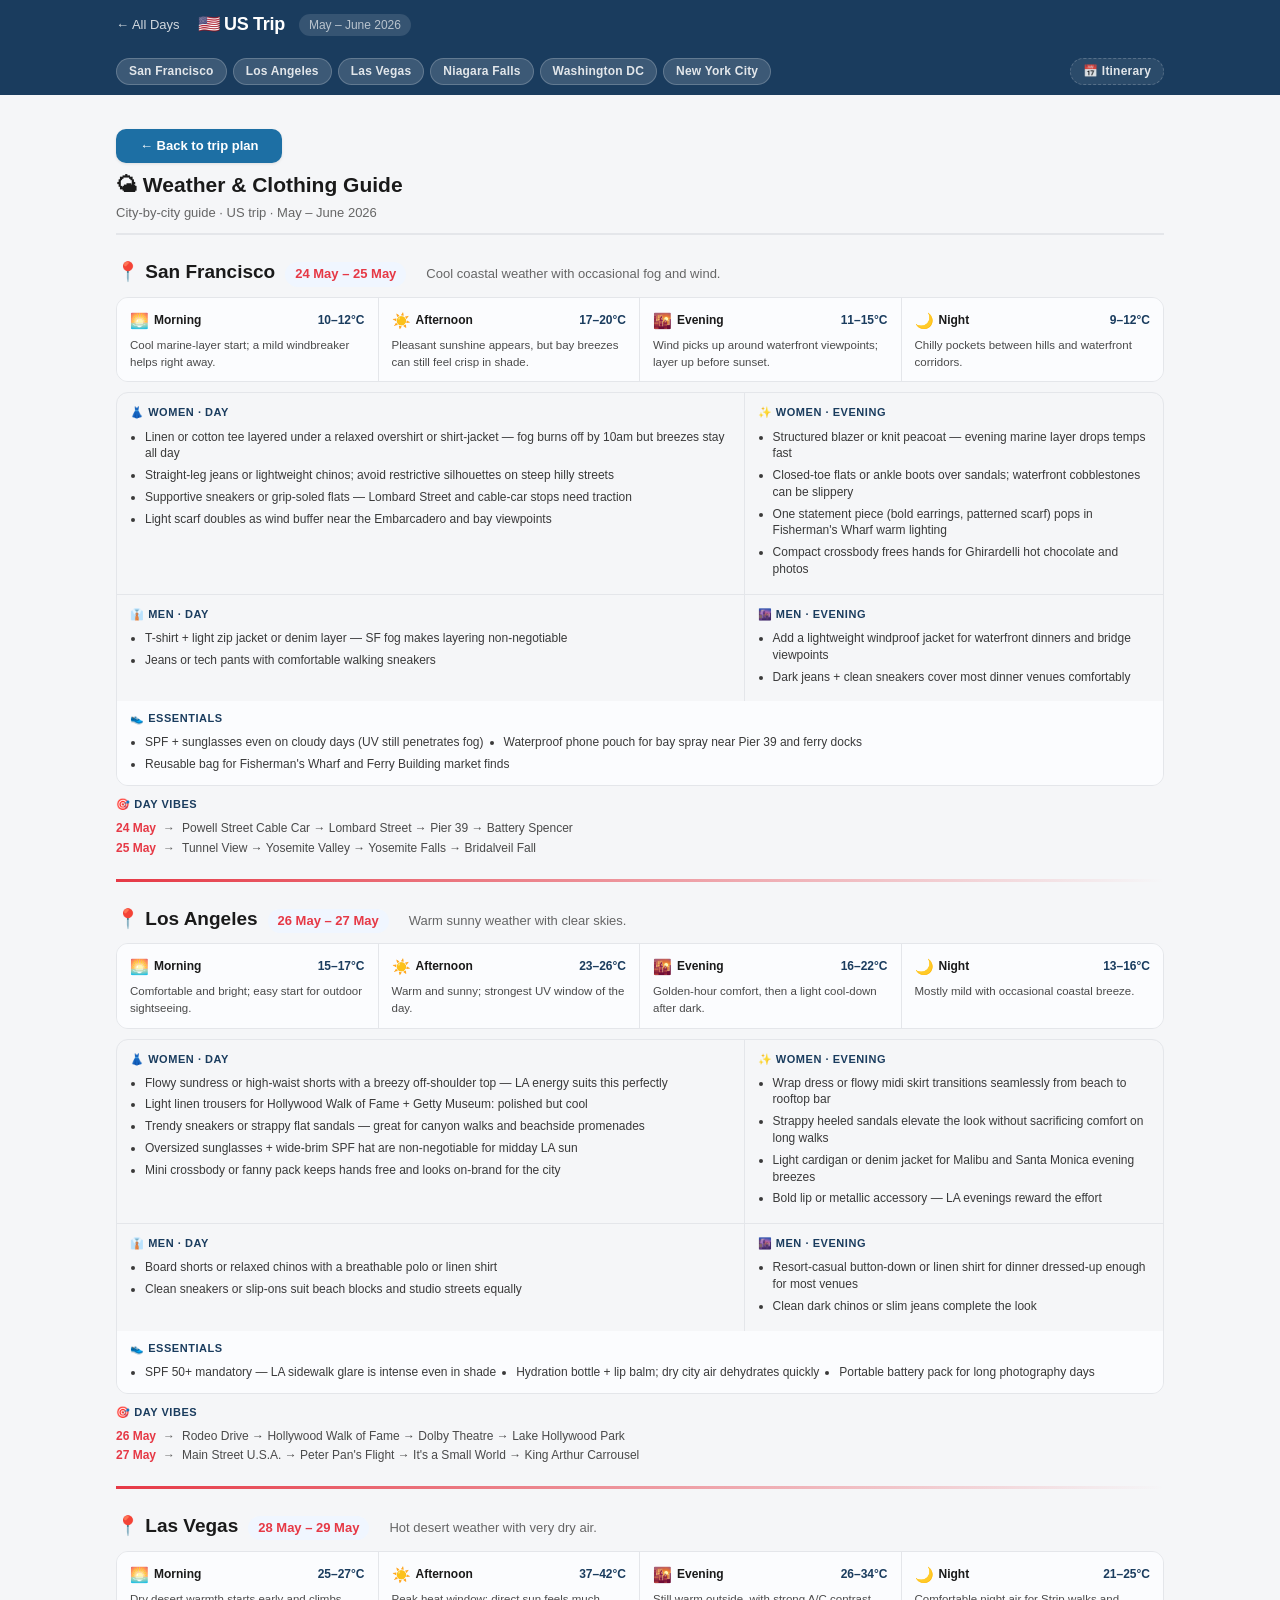
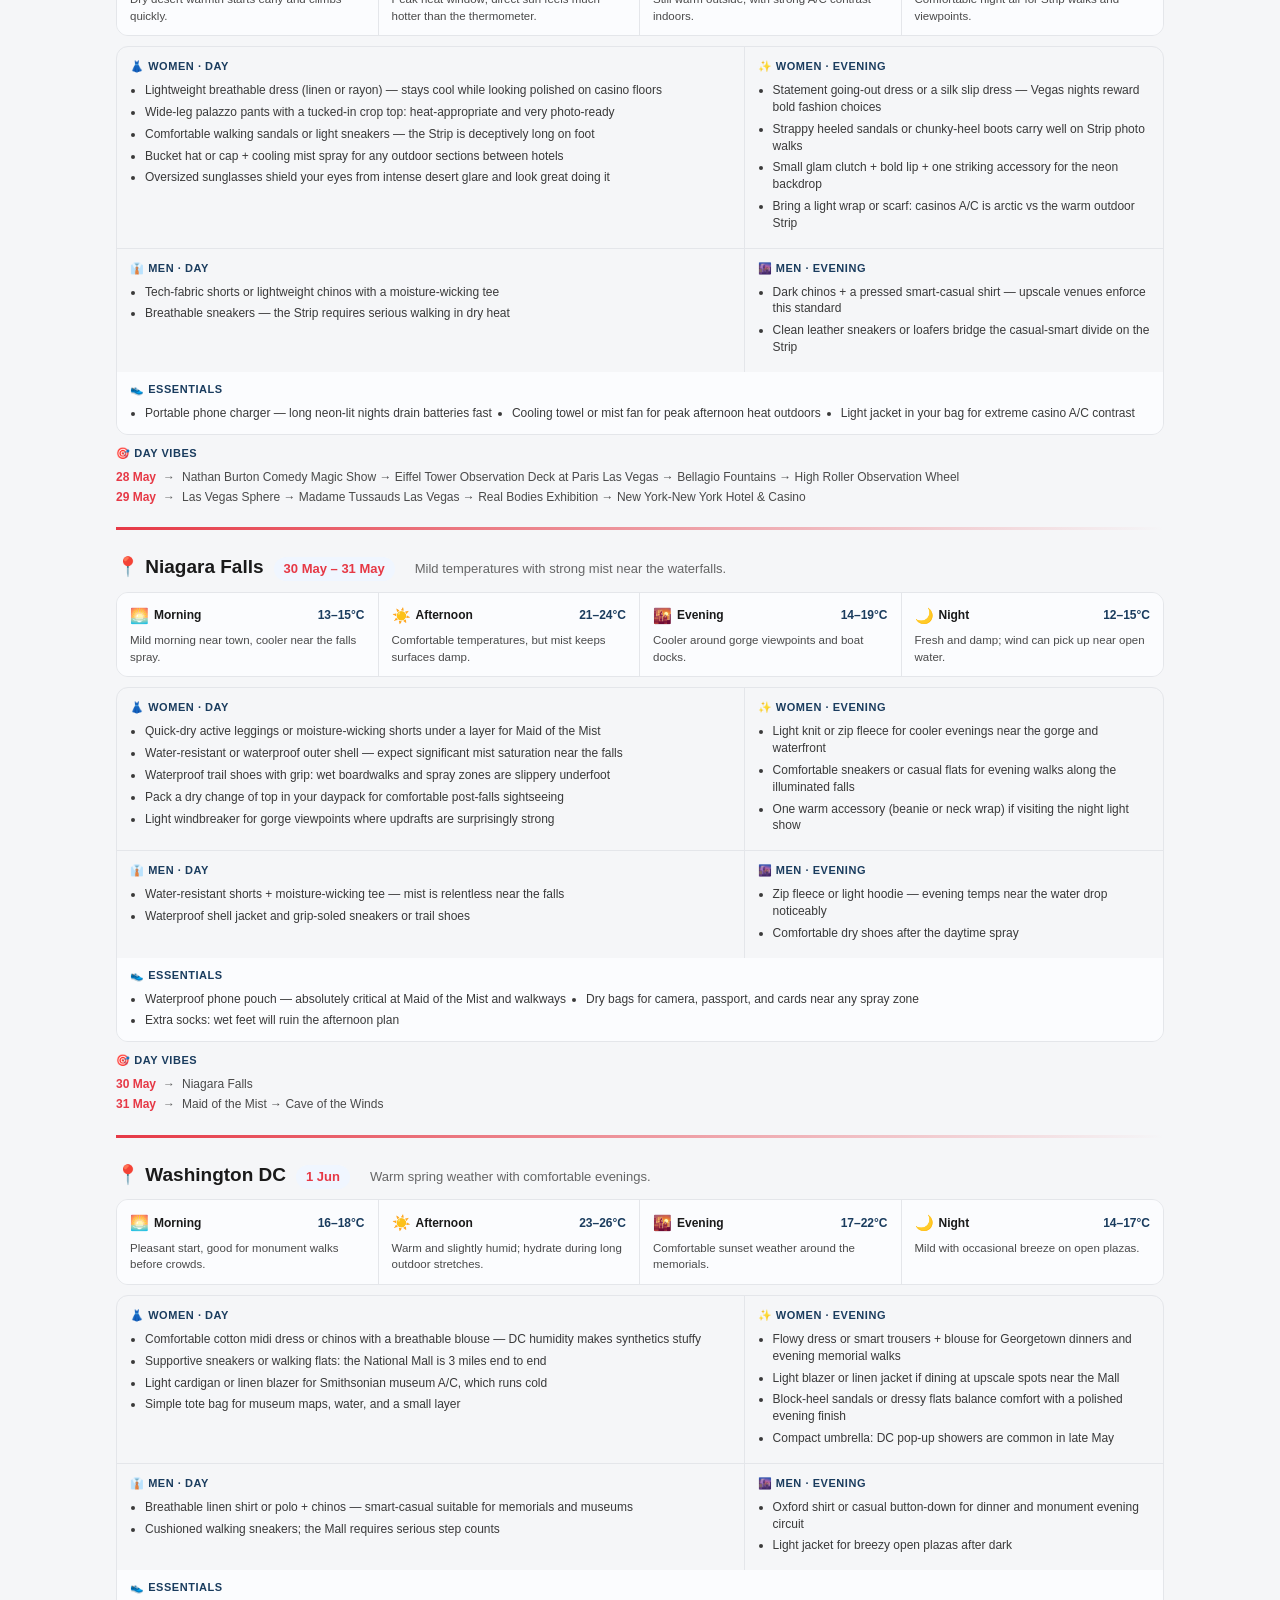
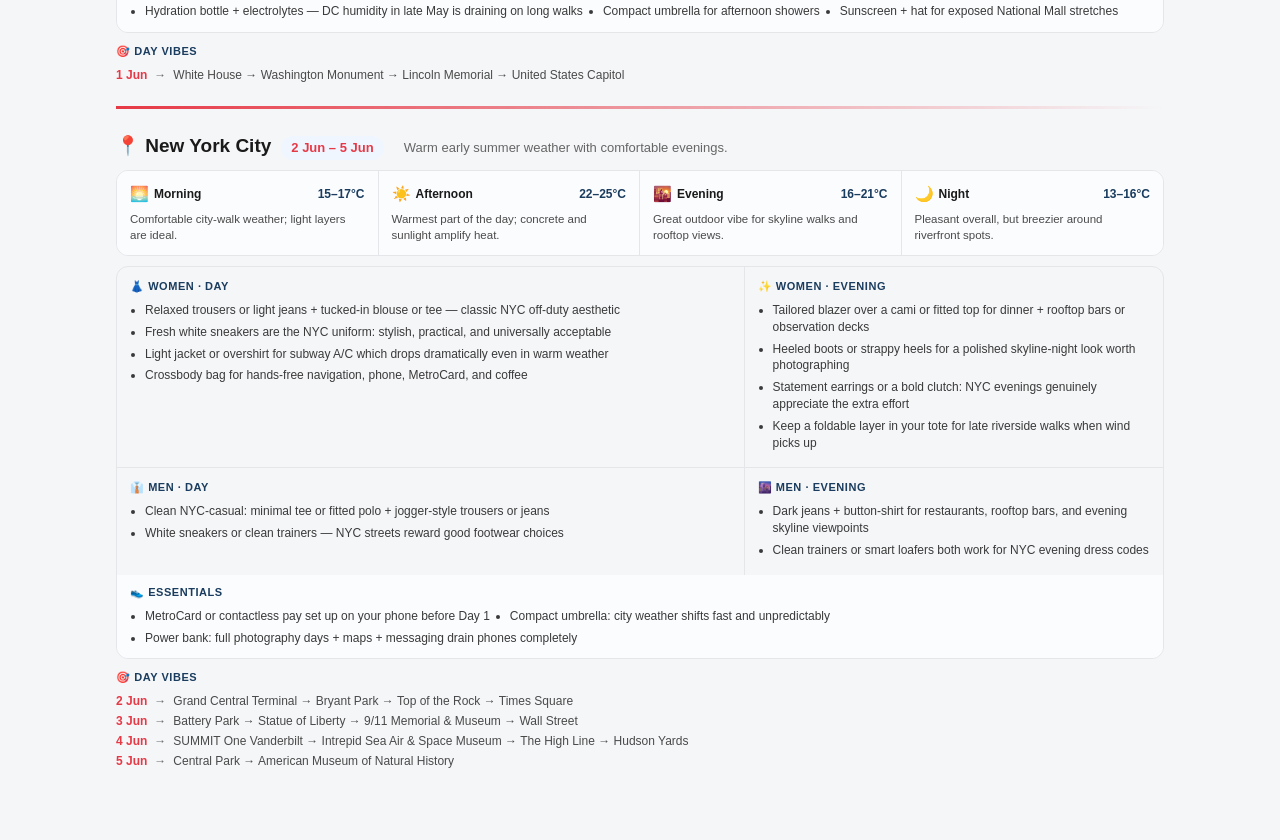
<file: pages/weather.html>
<!doctype html>
<html lang="en">
<head>
  <meta charset="utf-8" />
  <meta name="viewport" content="width=device-width,initial-scale=1" />
  <meta http-equiv="Cache-Control" content="no-cache, no-store, must-revalidate" />
  <meta http-equiv="Pragma" content="no-cache" />
  <meta http-equiv="Expires" content="0" />
  <title>Weather + Outfit Plan — US Trip</title>
  <link rel="stylesheet" href="../styles/styles.css?v=51">
</head>
<body>

  <header class="site-header">
    <div class="inner">
      <div class="brand">
        <a href="../index.html" class="brand-back">← All Days</a>
        <span class="brand-title">🇺🇸 US Trip</span>
        <span class="brand-dates">May – June 2026</span>
      </div>
      <nav id="cityNav" class="city-nav"></nav>
    </div>
  </header>

  <main class="container">
    <div id="weather-detail" class="weather-detail-page"></div>
  </main>

  <script src="../scripts/app.js?v=51"></script>
</body>
</html>
</file>
<file: styles/styles.css>
/* ── Reset & Base ── */
*, *::before, *::after { box-sizing: border-box; margin: 0; padding: 0; }
body {
  font-family: Inter, -apple-system, BlinkMacSystemFont, 'Segoe UI', Roboto, sans-serif;
  background: #f5f6f8;
  color: #1a1a1a;
  line-height: 1.55;
}
a { color: inherit; text-decoration: none; }
img { display: block; }

/* ── Variables ── */
:root {
  --accent:   #e63946;
  --blue:     #1d6fa4;
  --green:    #2a9d5c;
  --gold:     #e9a825;
  --purple:   #7c5cbf;
  --muted:    #666;
  --border:   #e4e6ea;
  --card-bg:  #fff;
  --max-w:    1080px;
  --radius:   10px;
}

/* ── Utilities ── */
.muted  { color: var(--muted); font-size: 13px; }
.hidden { display: none !important; }
.container { max-width: var(--max-w); margin: 0 auto; padding: 20px 16px 48px; }

/* ══════════════════════════════════════════════
   HEADER
══════════════════════════════════════════════ */
.site-header {
  background: #1a3c5e;
  border-bottom: none;
  position: relative;
  z-index: 10;
}
.site-header .inner {
  max-width: var(--max-w);
  margin: 0 auto;
  padding: 0 16px;
}
.brand {
  display: flex;
  align-items: center;
  gap: 14px;
  height: 50px;
}
.brand-title {
  font-size: 18px;
  font-weight: 700;
  letter-spacing: -0.3px;
  color: #fff;
}
.brand-dates {
  font-size: 12px;
  color: rgba(255,255,255,.65);
  background: rgba(255,255,255,.12);
  padding: 2px 10px;
  border-radius: 20px;
}
.brand-back {
  font-size: 13px;
  color: rgba(255,255,255,.80);
  margin-right: 4px;
}
.brand-back:hover { color: #fff; text-decoration: underline; }

/* City name pills row */
.city-nav {
  display: flex;
  gap: 6px;
  padding: 8px 0 10px;
  flex-wrap: wrap;
}
.city-pill {
  font-size: 12px;
  font-weight: 600;
  color: rgba(255,255,255,.85);
  background: rgba(255,255,255,.15);
  border: 1px solid rgba(255,255,255,.20);
  padding: 3px 12px;
  border-radius: 20px;
  letter-spacing: .2px;
  white-space: nowrap;
  cursor: pointer;
  transition: background .15s;
}
.city-pill:hover { background: rgba(255,255,255,.28); color: #fff; }

/* ══════════════════════════════════════════════
   SECTION HEADINGS
══════════════════════════════════════════════ */
.section { margin-bottom: 40px; }
.section-title {
  font-size: 20px;
  font-weight: 700;
  margin-bottom: 16px;
  padding-bottom: 8px;
  border-bottom: 2px solid var(--border);
}

/* ══════════════════════════════════════════════
   CITIES GRID (index)
══════════════════════════════════════════════ */
.cities-grid {
  display: grid;
  grid-template-columns: repeat(auto-fill, minmax(240px, 1fr));
  gap: 16px;
}
.city-card {
  background: var(--card-bg);
  border-radius: var(--radius);
  overflow: hidden;
  box-shadow: 0 1px 4px rgba(0,0,0,.07);
  transition: transform .15s, box-shadow .15s;
}
.city-card:hover { transform: translateY(-2px); box-shadow: 0 4px 14px rgba(0,0,0,.12); }
.city-card-img-wrap { height: 170px; overflow: hidden; cursor: zoom-in; }
.city-card-img { width: 100%; height: 100%; object-fit: cover; transition: transform .3s; }
.city-card-img-wrap:hover .city-card-img { transform: scale(1.04); }
.city-card-body { padding: 14px; }
.city-card-body h3 { font-size: 16px; font-weight: 600; margin-bottom: 4px; }
.city-card-body .muted { margin-bottom: 8px; line-height: 1.4; }
.city-weather { font-size: 12px; color: var(--muted); }

/* ══════════════════════════════════════════════
   DAYS LIST (index)
══════════════════════════════════════════════ */
.days-list { display: flex; flex-direction: column; gap: 8px; }
.day-card {
  display: flex;
  align-items: center;
  gap: 14px;
  background: var(--card-bg);
  border-radius: var(--radius);
  padding: 14px 16px;
  box-shadow: 0 1px 3px rgba(0,0,0,.06);
  transition: background .12s, box-shadow .12s;
  cursor: pointer;
}
.day-card:hover { background: #f7faff; box-shadow: 0 2px 10px rgba(0,0,0,.1); }
.day-card-left { min-width: 56px; text-align: center; }
.day-badge {
  display: inline-block;
  background: var(--accent);
  color: #fff;
  font-size: 12px;
  font-weight: 600;
  padding: 4px 8px;
  border-radius: 6px;
  white-space: nowrap;
}
.day-card-body { flex: 1; }
.day-card-city { font-size: 11px; text-transform: uppercase; letter-spacing: .6px; color: var(--muted); margin-bottom: 2px; }
.day-card-title { font-size: 15px; font-weight: 600; }
.day-card-count { margin-top: 2px; }
.day-card-arrow { font-size: 22px; color: #ccc; }

/* ══════════════════════════════════════════════
   CITY HERO (day page) — full-width spotlight
══════════════════════════════════════════════ */
.city-hero {
  width: 100%;
  height: 460px;
  background-size: cover;
  background-position: center;
  background-repeat: no-repeat;
  position: relative;
}
.city-hero-overlay {
  position: absolute;
  inset: 0;
  background: linear-gradient(to top, rgba(0,0,0,.75) 0%, rgba(0,0,0,.10) 55%, transparent 100%);
  display: flex;
  align-items: flex-end;
}
.city-hero-content {
  max-width: var(--max-w);
  width: 100%;
  margin: 0 auto;
  padding: 24px 20px;
  color: #fff;
}
.city-hero-name { font-size: 32px; font-weight: 800; margin-bottom: 4px; text-shadow: 0 1px 6px rgba(0,0,0,.5); }
.city-hero-why  { font-size: 14px; opacity: .88; margin-bottom: 8px; }
.city-hero-meta, .city-hero-clothing { font-size: 13px; opacity: .78; margin-bottom: 4px; }
.hero-zoom-btn { display: none; } /* removed — clicking the photo opens modal */

.hero-actions {
  margin-top: 10px;
  display: flex;
  flex-wrap: wrap;
  gap: 8px;
}

.hero-weather-btn {
  display: inline-block;
  text-decoration: none;
  background: rgba(255,255,255,.18);
  border: 1px solid rgba(255,255,255,.35);
  color: #fff;
  font-size: 12px;
  font-weight: 600;
  padding: 5px 14px;
  border-radius: 20px;
  cursor: pointer;
  backdrop-filter: blur(4px);
}
.hero-weather-btn:hover { background: rgba(255,255,255,.28); color: #fff; }

.hero-detail-link {
  display: inline-block;
  color: #fff;
  text-decoration: none;
  border-bottom: 1px dashed rgba(255,255,255,.55);
}
.hero-detail-link:hover { border-bottom-color: rgba(255,255,255,.9); }

/* ══════════════════════════════════════════════
   DAY HEADER (day page)
══════════════════════════════════════════════ */
.day-header { margin: 22px 0 10px; }
.day-header h2 { font-size: 22px; font-weight: 700; }
.day-date { font-size: 14px; color: var(--muted); margin-top: 3px; }

/* ══════════════════════════════════════════════
   DAY NAV (prev / next)
══════════════════════════════════════════════ */
.day-nav {
  display: flex;
  flex-direction: column;
  align-items: center;
  gap: 8px;
  margin: 8px 0 14px;
}
.day-nav-row {
  display: flex;
  justify-content: space-between;
  width: 100%;
  gap: 8px;
}
.day-nav-home {
  display: inline-flex;
  align-items: center;
  gap: 6px;
  padding: 7px 24px;
  background: var(--blue);
  color: #fff;
  border: none;
  border-radius: var(--radius);
  font-size: 13px;
  font-weight: 600;
  text-decoration: none;
  cursor: pointer;
  box-shadow: 0 1px 3px rgba(0,0,0,.1);
  transition: background .12s, box-shadow .12s;
}
.day-nav-home:hover { background: #1a3c5e; box-shadow: 0 2px 8px rgba(0,0,0,.18); }
.day-nav-btn {
  display: flex;
  align-items: center;
  gap: 4px;
  padding: 9px 16px;
  background: #fff;
  border: 1px solid var(--border);
  border-radius: var(--radius);
  font-size: 13px;
  font-weight: 600;
  color: #1a3c5e;
  box-shadow: 0 1px 3px rgba(0,0,0,.05);
  transition: background .12s, box-shadow .12s;
  max-width: 48%;
  overflow: hidden;
}
.day-nav-btn span {
  white-space: nowrap;
  overflow: hidden;
  text-overflow: ellipsis;
}
.day-nav-btn:hover { background: #f0f6ff; box-shadow: 0 2px 8px rgba(0,0,0,.1); }
.day-nav-btn.disabled { color: #bbb; pointer-events: none; border-color: #eee; }
.day-nav-next { margin-left: auto; text-align: right; }

/* ══════════════════════════════════════════════
   VIEW TOGGLE (index page)
══════════════════════════════════════════════ */
.view-toggle {
  display: flex;
  gap: 6px;
  margin-bottom: 20px;
}
.view-btn {
  font-size: 13px;
  font-weight: 600;
  padding: 6px 18px;
  border-radius: 20px;
  border: 1.5px solid var(--border);
  background: #fff;
  color: #555;
  cursor: pointer;
  transition: background .12s, color .12s, border-color .12s;
}
.view-btn:hover { background: #f0f6ff; border-color: #b5ccee; color: #1a3c5e; }
.view-btn.active { background: #1a3c5e; color: #fff; border-color: #1a3c5e; }

/* ══════════════════════════════════════════════
   CITY GROUPS + DAY TILES (overview grid)
══════════════════════════════════════════════ */
.overview-grid { display: flex; flex-direction: column; gap: 28px; }

.city-group-header {
  display: flex;
  align-items: baseline;
  gap: 10px;
  margin-bottom: 10px;
  padding-bottom: 7px;
  border-bottom: 2px solid var(--border);
}
.city-group-name {
  font-size: 17px;
  font-weight: 700;
  color: #1a1a1a;
}
.city-group-count {
  font-size: 12px;
  color: var(--muted);
  text-transform: uppercase;
  letter-spacing: .4px;
}

.day-tile-grid {
  display: grid;
  grid-template-columns: 1fr 1fr;
  gap: 12px;
}

.day-tile {
  position: relative;
  height: 130px;
  border-radius: var(--radius);
  overflow: hidden;
  display: flex;
  flex-direction: column;
  justify-content: flex-end;
  padding: 14px 16px;
  color: #fff;
  background: #1a3c5e;
  background-size: cover;
  background-position: center;
  text-decoration: none;
  transition: transform .15s, box-shadow .15s;
}
.day-tile:hover { transform: translateY(-2px); box-shadow: 0 6px 20px rgba(0,0,0,.18); }
.day-tile::before {
  content: '';
  position: absolute;
  inset: 0;
  background: linear-gradient(to top, rgba(0,0,0,.72) 0%, rgba(0,0,0,.22) 70%, transparent 100%);
  transition: background .15s;
}
.day-tile:hover::before { background: linear-gradient(to top, rgba(0,0,0,.80) 0%, rgba(0,0,0,.30) 70%, transparent 100%); }
.day-tile > * { position: relative; z-index: 1; }
.day-tile--full { grid-column: span 2; height: 100px; }

.day-tile-badge {
  font-size: 11px;
  font-weight: 700;
  background: rgba(255,255,255,.22);
  border: 1px solid rgba(255,255,255,.30);
  display: inline-block;
  padding: 2px 8px;
  border-radius: 12px;
  margin-bottom: 6px;
  width: fit-content;
  letter-spacing: .2px;
}
.day-tile-title {
  font-size: 14px;
  font-weight: 700;
  line-height: 1.3;
  margin-bottom: 3px;
}
.day-tile-count {
  font-size: 11px;
  opacity: .72;
}

/* pill variant for the day-itinerary nav button */
.city-pill--itinerary {
  background: rgba(255,255,255,.08);
  border-style: dashed;
  margin-left: auto;
}

@media (max-width: 640px) {
  .day-tile-grid { grid-template-columns: 1fr 1fr; gap: 8px; }
  .day-tile { height: 110px; padding: 10px 12px; }
  .day-tile--full { height: 80px; }
}

/* ══════════════════════════════════════════════
   ACTIVITY CARDS (day page)
══════════════════════════════════════════════ */
.activity-list { display: flex; flex-direction: column; gap: 10px; }

.activity-card {
  display: flex;
  align-items: flex-start;
  flex-wrap: wrap;
  gap: 12px;
  background: var(--card-bg);
  border-radius: var(--radius);
  padding: 14px 16px;
  box-shadow: 0 1px 3px rgba(0,0,0,.06);
  border-left: 4px solid transparent;
}

.ac-icon { font-size: 22px; flex-shrink: 0; margin-top: 1px; }
.ac-body { flex: 1; }
.ac-title { font-size: 15px; font-weight: 600; margin-bottom: 4px; }
.ac-sub   { font-size: 13px; color: var(--muted); margin-bottom: 2px; }
.ac-desc  { font-size: 13px; color: #444; margin-top: 6px; line-height: 1.45; }
.ac-booking {
  display: inline-block;
  margin-top: 6px;
  padding: 2px 8px;
  border-radius: 999px;
  font-size: 11px;
  font-weight: 700;
  color: #7a2d00;
  background: #fff4e8;
  border: 1px solid #ffd9bf;
}
.ac-tip   { font-size: 12px; color: var(--muted); margin-top: 6px; font-style: italic; }

/* Right column: duration only */
.ac-right {
  display: flex;
  flex-direction: column;
  align-items: center;
  gap: 6px;
  flex-shrink: 0;
  min-width: 300px;
}
.ac-duration { display: none; } /* now inline in title */
.ac-dur-inline {
  font-size: 12px;
  font-weight: 400;
  color: var(--muted);
  margin-left: 3px;
}

/* Venue photo thumbnail in activity card */
.venue-thumb {
  width: 300px;
  height: 300px;
  border-radius: 10px;
  background-size: cover;
  background-position: center;
  cursor: zoom-in;
  flex-shrink: 0;
  box-shadow: 0 2px 8px rgba(0,0,0,.18);
  transition: transform .15s, box-shadow .15s;
  background-color: #d0d8e4;
}
.venue-thumb:hover { transform: scale(1.02); box-shadow: 0 6px 18px rgba(0,0,0,.25); }

/* Description row — spans full width below icon/body/photo */
.ac-desc-row {
  flex: 0 0 100%;
  padding-left: calc(22px + 12px); /* align with body text (icon + gap) */
  margin-top: -4px;
  padding-bottom: 2px;
}

/* Map link inline in card body */
.map-link {
  display: inline-flex;
  align-items: center;
  gap: 4px;
  font-size: 12px;
  color: var(--blue);
  text-decoration: none;
  cursor: pointer;
  background: none;
  border: none;
  padding: 2px 0;
  margin-top: 4px;
  font-family: inherit;
}
.map-link:hover { text-decoration: underline; }

/* Flight tracker + hotel links */
.tracker-link, .hotel-link {
  display: inline-flex;
  align-items: center;
  gap: 4px;
  font-size: 12px;
  color: var(--blue);
  text-decoration: none;
  margin-top: 5px;
}
.tracker-link:hover, .hotel-link:hover { text-decoration: underline; }

/* Card accent colours by type */
.card-flight     { border-left-color: var(--blue); }
.card-travel     { border-left-color: #f59e0b; }
.card-train      { border-left-color: var(--purple); }
.card-hotel      { border-left-color: var(--green); }
.card-visit      { border-left-color: var(--gold); }
.card-experience { border-left-color: var(--accent); }
.card-note       { border-left-color: #f59e0b; background: #fffdf5; }

.flight-card {
  max-width: 520px;
  background: white;
  border-radius: 12px;
  padding: 10px;
  box-shadow: 0 4px 10px rgba(0,0,0,0.06);
  font-family: -apple-system, BlinkMacSystemFont, "SF Pro", sans-serif;
}
.flight-header {
  font-size: 16px;
  font-weight: 600;
  margin-bottom: 8px;
}
.flight-route {
  display: flex;
  justify-content: space-between;
  align-items: center;
  margin-bottom: 8px;
}
.airport { text-align: center; }
.code { font-size: 20px; font-weight: 600; }
.time { font-size: 14px; color: #666; }
.flight-line { flex: 1; text-align: center; color: #999; }
.aircraft { margin-top: 8px; color: #555; font-size: 13px; }
.flight-actions { margin-top: 10px; display: flex; gap: 8px; }
.flight-actions a {
  padding: 6px 10px;
  border-radius: 8px;
  background: #007aff;
  color: white;
  text-decoration: none;
  font-size: 13px;
}

/* Alternate flight card requested — larger top-of-day widget */
body { font-family: -apple-system, BlinkMacSystemFont, "SF Pro", sans-serif; }
.flight-card{
  max-width:520px;
  margin:12px auto;
  padding:10px;
  background:white;
  border-radius:12px;
  box-shadow:0 6px 14px rgba(0,0,0,0.05);
}
.flight-title{ font-size:16px; font-weight:600; margin-bottom:4px; }
.flight-subtitle{ color:#666; margin-bottom:8px; }
.route-map{ display:flex; align-items:center; justify-content:space-between; margin:10px 0; }
.airport{ text-align:center; }
.code{ font-size:16px; font-weight:700; }
.time{ font-size:12px; color:#777; }
.route-line{ flex:1; height:2px; background:#eee; position:relative; margin:0 8px; }
.plane{ position:absolute; top:50%; left:0; font-size:14px; transform: translateY(-50%); animation: fly 6s linear infinite; will-change: left, transform; }
@keyframes fly{ 0%{ left: 0; } 100%{ left: calc(100% - 1.2em); } }
.flight-meta{ color:#555; margin-top:6px; font-size:12px }
.flight-buttons{ margin-top:8px; display:flex; gap:8px; }
.flight-buttons a{ background:#007aff; color:white; padding:6px 10px; border-radius:8px; text-decoration:none; font-size:12px; }
.flight-tracker{ max-width:480px; margin:12px auto; border-radius:12px; overflow:hidden; box-shadow:0 6px 14px rgba(0,0,0,0.05); }

/* ══════════════════════════════════════════════
   COMMUTE STRIPS
══════════════════════════════════════════════ */
.commute-strip {
  display: flex;
  align-items: center;
  gap: 8px;
  padding: 5px 16px;
  margin: -4px 4px;
  font-size: 12px;
  color: var(--muted);
}
.commute-icon  { font-size: 15px; }
.commute-label { flex: 1; }
.commute-mode  { font-size: 12px; font-weight: 600; color: #1a3c5e; background: #f0f6ff; padding: 3px 8px; border-radius: 12px; border: 1px solid var(--border); margin-left: 6px; }
.commute-dur   { font-weight: 600; color: #888; }

/* ══════════════════════════════════════════════
   ACTIVITY FILTERS
══════════════════════════════════════════════ */
.activity-filters {
  display: flex;
  gap: 6px;
  flex-wrap: wrap;
  padding: 0 0 12px;
}
.filter-btn {
  font-size: 12px;
  font-weight: 600;
  padding: 5px 14px;
  border-radius: 20px;
  border: 1px solid var(--border);
  background: #fff;
  color: #555;
  cursor: pointer;
  transition: background .12s, color .12s, border-color .12s;
}
.filter-btn:hover { background: #f0f6ff; border-color: #b5ccee; color: #1a3c5e; }
.filter-btn.active { background: #1a3c5e; color: #fff; border-color: #1a3c5e; }

/* ══════════════════════════════════════════════
   MODALS
══════════════════════════════════════════════ */
.modal {
  position: fixed;
  inset: 0;
  z-index: 999;
  display: flex;
  align-items: center;
  justify-content: center;
}
.modal-backdrop {
  position: absolute;
  inset: 0;
  background: rgba(0,0,0,.60);
}
.modal-box {
  position: relative;
  background: #fff;
  border-radius: 12px;
  padding: 16px;
  max-width: 92vw;
  max-height: 90vh;
  overflow: auto;
  box-shadow: 0 16px 60px rgba(0,0,0,.3);
}
.modal-box img {
  max-width: min(780px, 90vw);
  max-height: 70vh;
  border-radius: 8px;
  object-fit: contain;
}
.modal-caption {
  margin-top: 10px;
  font-size: 14px;
  color: var(--muted);
  text-align: center;
}
.modal-close {
  position: absolute;
  top: 10px;
  right: 12px;
  background: #fff;
  border: 1px solid var(--border);
  border-radius: 6px;
  padding: 4px 10px;
  font-size: 14px;
  cursor: pointer;
  z-index: 1;
}
.modal-close:hover { background: #f5f6f8; }

/* Map modal is wider */
.map-modal-box { width: min(640px, 90vw); }
.map-venue-name { font-size: 15px; font-weight: 600; margin-bottom: 10px; }

/* ══════════════════════════════════════════════
   RESPONSIVE
══════════════════════════════════════════════ */
@media (max-width: 768px) {
  .city-hero { height: 360px; }
  .city-hero-name { font-size: 26px; }
}
@media (max-width: 640px) {
  .cities-grid { grid-template-columns: 1fr 1fr; }
  .city-hero { height: 300px; }
  .city-hero-name { font-size: 22px; }
  .city-hero-why { display: none; }
  .city-nav { gap: 4px; padding: 6px 0 8px; flex-wrap: nowrap; overflow-x: auto; scrollbar-width: none; }
  .city-nav::-webkit-scrollbar { display: none; }
  .city-pill { font-size: 11px; padding: 3px 10px; }
  .day-card { gap: 10px; }
  .day-nav-btn { font-size: 12px; padding: 8px 12px; }

  /* Activity cards: stack as heading → image → description */
  .ac-right { flex: 0 0 100%; min-width: unset; }
  .venue-thumb { width: 100%; height: 210px; border-radius: 8px; }
  .ac-desc-row { padding-left: 0; margin-top: 0; }
  .ac-body { min-width: 0; }
}
@media (max-width: 400px) {
  .cities-grid { grid-template-columns: 1fr; }
  .city-hero { height: 260px; }
}

/* ══════════════════════════════════════════════
   WEATHER DETAIL PAGE — single scroll, all cities
══════════════════════════════════════════════ */
.weather-detail-page {
  display: flex;
  flex-direction: column;
}

/* Page title bar */
.weather-page-header {
  padding: 14px 0 10px;
  border-bottom: 2px solid var(--border);
  margin-bottom: 0;
}
.weather-page-title { font-size: 21px; font-weight: 800; margin: 6px 0 2px; }
.weather-page-sub   { font-size: 13px; color: var(--muted); margin: 0; }

/* Per-city section */
.city-weather-block { padding: 22px 0 18px; }
.city-divider {
  height: 3px;
  background: linear-gradient(90deg, var(--accent), transparent);
  border: none;
  margin: 0;
}

/* City header row */
.cwb-header {
  display: flex;
  align-items: baseline;
  flex-wrap: wrap;
  gap: 10px 20px;
  margin-bottom: 10px;
}
.cwb-header-left {
  display: flex;
  align-items: baseline;
  gap: 10px;
  flex-wrap: wrap;
}
.cwb-city-name  { font-size: 19px; font-weight: 800; margin: 0; }
.cwb-date-range {
  font-size: 13px; font-weight: 600; color: var(--accent);
  background: #f0f6ff; border-radius: 999px; padding: 2px 10px;
}
.cwb-conditions { font-size: 13px; color: var(--muted); margin: 0; }

/* ── Weather tile: full-width 4-col row ──────────────────── */
.weather-tile {
  display: grid;
  grid-template-columns: repeat(4, 1fr);
  border: 1px solid var(--border);
  border-radius: 12px;
  overflow: hidden;
  margin-bottom: 10px;
}
.wp-slot {
  padding: 11px 13px;
  border-right: 1px solid var(--border);
  background: #fbfcfe;
}
.wp-slot:last-child { border-right: none; }
.wp-slot-head {
  display: flex;
  align-items: center;
  gap: 5px;
  margin-bottom: 5px;
}
.wp-icon      { font-size: 15px; flex-shrink: 0; }
.wp-slot-name { font-size: 12px; font-weight: 700; }
.wp-slot-temp { font-size: 12px; font-weight: 700; color: #1a3c5e; margin-left: auto; }
.wp-slot-desc { font-size: 11.5px; color: #4a4a4a; line-height: 1.45; margin: 0; }

/* ── Clothing tile: full-width 4-col grid ─────────────────── */
.clothing-tile {
  border: 1px solid var(--border);
  border-radius: 12px;
  overflow: hidden;
  margin-bottom: 10px;
}
.ct-grid {
  display: grid;
  grid-template-columns: 3fr 2fr;
}
.ct-col {
  padding: 11px 13px;
  border-right: 1px solid var(--border);
  border-bottom: 1px solid var(--border);
}
/* Even cols (right column): no right border */
.ct-col:nth-child(even) { border-right: none; }
/* Last row (items 3 + 4): no bottom border */
.ct-col:nth-child(n+3) { border-bottom: none; }
.ct-essentials {
  padding: 9px 13px;
  background: #fbfcfe;
}
.ct-heading {
  font-size: 11px;
  font-weight: 700;
  color: #1a3c5e;
  text-transform: uppercase;
  letter-spacing: 0.05em;
  margin: 0 0 7px;
}
.weather-bullets { margin: 0; padding-left: 15px; }
.weather-bullets li {
  font-size: 12px;
  color: #3a3a3a;
  margin-bottom: 5px;
  line-height: 1.4;
}
/* Essentials as a horizontal pill row */
.ct-essentials .weather-bullets {
  display: flex;
  flex-wrap: wrap;
  column-gap: 20px;
  row-gap: 2px;
  list-style: disc;
  padding-left: 15px;
}
.ct-essentials .weather-bullets li { white-space: nowrap; margin-bottom: 3px; }

/* ── Vibe tile ───────────────────────────────────────────── */
.vibe-tile { margin-bottom: 4px; }
.vibe-days-row { display: flex; flex-direction: column; gap: 3px; margin-top: 5px; }
.vibe-day-chip { display: flex; align-items: baseline; gap: 7px; font-size: 12px; line-height: 1.4; }
.vibe-chip-date { font-weight: 700; color: var(--accent); white-space: nowrap; flex-shrink: 0; }
.vibe-chip-arrow { color: var(--muted); flex-shrink: 0; }
.vibe-chip-text { color: #4a4a4a; }

.weather-muted { font-size: 13px; color: var(--muted); margin-bottom: 8px; }

/* ── Responsive ──────────────────────────────────────────── */
@media (max-width: 640px) {
  .hero-actions { width: 100%; }
  .hero-weather-btn { width: 100%; text-align: center; justify-content: center; }
  .weather-tile { grid-template-columns: 1fr 1fr; }
  .wp-slot:nth-child(2) { border-right: none; }
  .wp-slot:nth-child(3),
  .wp-slot:nth-child(4) { border-top: 1px solid var(--border); }
  .wp-slot:nth-child(4) { border-right: none; }
  .ct-grid { grid-template-columns: 1fr 1fr; }
  .ct-essentials .weather-bullets li { white-space: normal; }
  .cwb-conditions { width: 100%; }
}
@media (max-width: 400px) {
  .weather-tile,
  .ct-grid { grid-template-columns: 1fr; }
  .wp-slot { border-right: none; border-bottom: 1px solid var(--border); }
  .wp-slot:last-child { border-bottom: none; }
  .ct-col { border-right: none; border-bottom: 1px solid var(--border); }
  .ct-col:last-child { border-bottom: none; }
}
</file>
